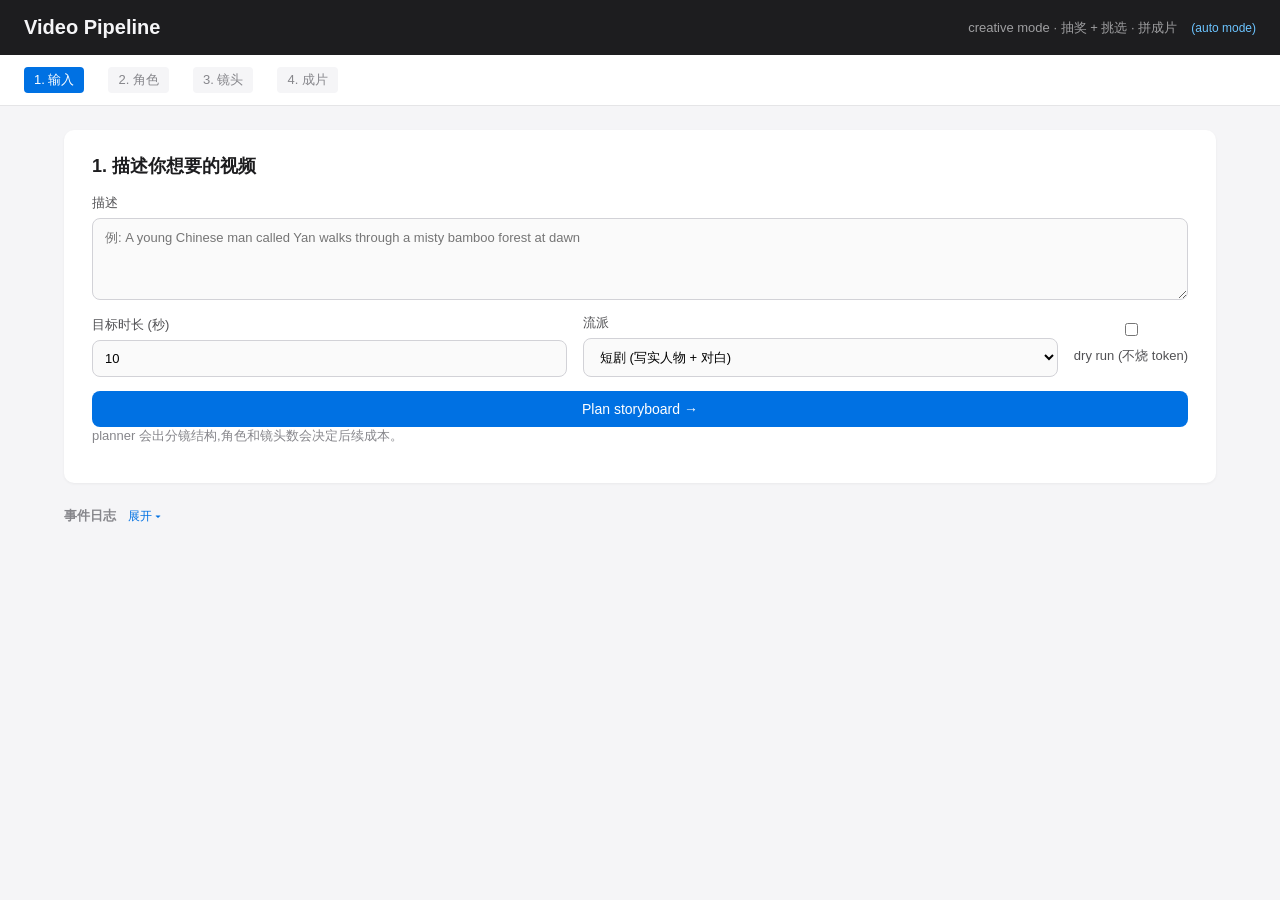
<file: frontend/index.html>
<!DOCTYPE html>
<html lang="zh-CN">
<head>
  <meta charset="UTF-8" />
  <meta name="viewport" content="width=device-width, initial-scale=1.0" />
  <title>Video Pipeline — Creative Mode</title>
  <link rel="stylesheet" href="wizard.css" />
</head>
<body>
  <header>
    <h1>Video Pipeline</h1>
    <nav>
      <span class="hint">creative mode · 抽奖 + 挑选 · 拼成片</span>
      <a class="link" href="auto.html">(auto mode)</a>
    </nav>
  </header>

  <!-- 步骤指示器 -->
  <ol class="steps">
    <li data-step="1" class="active">1. 输入</li>
    <li data-step="2">2. 角色</li>
    <li data-step="3">3. 镜头</li>
    <li data-step="4">4. 成片</li>
  </ol>

  <main>
    <!-- Step 1: INPUT -->
    <section class="panel" id="step-1">
      <h2>1. 描述你想要的视频</h2>
      <form id="input-form">
        <label>
          描述
          <textarea id="prompt" rows="4" required
            placeholder="例: A young Chinese man called Yan walks through a misty bamboo forest at dawn"></textarea>
        </label>
        <div class="row">
          <label class="grow">
            目标时长 (秒)
            <input id="duration" type="number" min="5" max="60" step="1" value="10" />
          </label>
          <label class="grow">
            流派
            <select id="profile">
              <option value="short_drama">短剧 (写实人物 + 对白)</option>
              <option value="anime">漫剧 / 动画 (风格化)</option>
              <option value="cinema">电影 (镜头语言重)</option>
              <option value="commercial">广告片 (产品 + CTA)</option>
            </select>
          </label>
          <label class="check">
            <input id="dry-run" type="checkbox" />
            <span>dry run (不烧 token)</span>
          </label>
        </div>
        <button type="submit" id="start-btn">Plan storyboard →</button>
      </form>
      <p class="muted" id="step1-hint">planner 会出分镜结构,角色和镜头数会决定后续成本。</p>
    </section>

    <!-- Step 2: CHARS -->
    <section class="panel hidden" id="step-2">
      <h2>2. 为每个角色挑选定妆照</h2>
      <p class="muted">每张候选都用 InsightFace 抽过 embedding,挑中的会作为 i2i 的 anchor。</p>
      <div id="chars-container"></div>
      <div class="step-nav">
        <button class="secondary" id="chars-back">← 改输入</button>
        <button id="chars-next" disabled>Next: Shots →</button>
      </div>
    </section>

    <!-- Step 3: SHOTS (tree) -->
    <section class="panel hidden" id="step-3">
      <h2>3. 为每个镜头挑选视频</h2>
      <p class="muted">每段视频显示 identity score (跟所选角色脸的余弦相似度)。点击预览,点边框选中。</p>
      <div id="shots-tree" class="tree"></div>
      <div class="step-nav">
        <button class="secondary" id="shots-back">← 改角色</button>
        <button id="shots-stitch" disabled>Stitch & Preview →</button>
      </div>
    </section>

    <!-- Step 4: RESULT -->
    <section class="panel hidden" id="step-4">
      <h2>4. 最终成片</h2>
      <div id="final-result">
        <p class="muted" id="stitch-status">拼接中…</p>
      </div>
      <div class="step-nav">
        <button class="secondary" id="result-back">← 改选择</button>
        <button class="secondary" id="result-restart">Start over</button>
      </div>
    </section>
  </main>

  <!-- 日志面板 (可折叠, 用户可见) -->
  <aside class="logs">
    <h3>事件日志 <button id="toggle-log" class="link">展开 ▾</button></h3>
    <pre id="log" hidden></pre>
  </aside>

  <script src="wizard.js"></script>
</body>
</html>
</file>
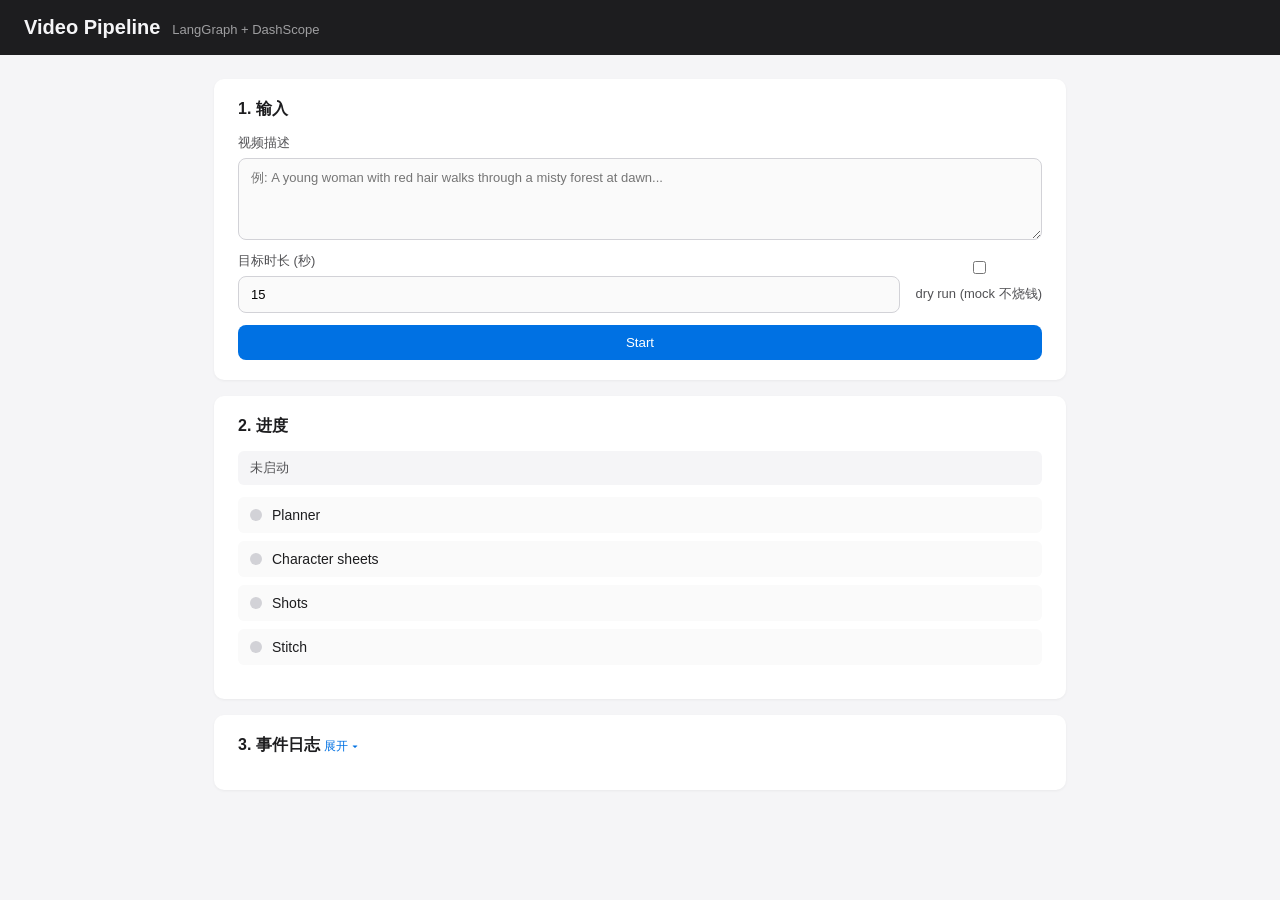
<file: frontend/auto.html>
<!DOCTYPE html>
<html lang="zh-CN">
<head>
  <meta charset="UTF-8" />
  <meta name="viewport" content="width=device-width, initial-scale=1.0" />
  <title>Video Pipeline — Auto Mode</title>
  <link rel="stylesheet" href="auto.css" />
</head>
<body>
  <header>
    <h1>Video Pipeline</h1>
    <span class="hint">LangGraph + DashScope</span>
  </header>

  <main>
    <section class="panel">
      <h2>1. 输入</h2>
      <form id="run-form">
        <label>
          视频描述
          <textarea id="prompt" rows="4" required
            placeholder="例: A young woman with red hair walks through a misty forest at dawn..."></textarea>
        </label>
        <div class="row">
          <label class="grow">
            目标时长 (秒)
            <input id="duration" type="number" min="5" max="60" step="1" value="15" />
          </label>
          <label class="check">
            <input id="dry-run" type="checkbox" />
            <span>dry run (mock 不烧钱)</span>
          </label>
        </div>
        <button id="submit-btn" type="submit">Start</button>
      </form>
    </section>

    <section class="panel">
      <h2>2. 进度</h2>
      <div id="status-bar" class="status">未启动</div>
      <ol id="phases" class="phases">
        <li data-phase="plan"><span class="dot"></span>Planner <span class="phase-detail"></span></li>
        <li data-phase="character_sheets"><span class="dot"></span>Character sheets <span class="phase-detail"></span></li>
        <li data-phase="shots"><span class="dot"></span>Shots <span class="phase-detail"></span></li>
        <li data-phase="stitch"><span class="dot"></span>Stitch <span class="phase-detail"></span></li>
      </ol>

      <div id="shots-detail" class="shots"></div>

      <div id="final" class="final" hidden>
        <h3>最终成片</h3>
        <video id="final-video" controls preload="metadata"></video>
        <p class="meta" id="final-meta"></p>
      </div>
    </section>

    <section class="panel">
      <h2>3. 事件日志 <button id="toggle-log" class="link">展开 ▾</button></h2>
      <pre id="log" class="log" hidden></pre>
    </section>
  </main>

  <script src="auto.js"></script>
</body>
</html>
</file>
<file: frontend/wizard.css>
* { box-sizing: border-box; }
body {
  margin: 0;
  font-family: -apple-system, BlinkMacSystemFont, "Segoe UI", "PingFang SC",
               "Hiragino Sans GB", "Microsoft YaHei", sans-serif;
  background: #f5f5f7;
  color: #1d1d1f;
}

header {
  padding: 16px 24px;
  background: #1d1d1f;
  color: #f5f5f7;
  display: flex;
  align-items: center;
  justify-content: space-between;
}
header h1 { margin: 0; font-size: 20px; font-weight: 600; }
header nav { display: flex; gap: 14px; align-items: baseline; }
header .hint { font-size: 13px; opacity: 0.6; }
header .link { color: #6cc4ff; font-size: 12px; text-decoration: none; }
header .link:hover { text-decoration: underline; }

/* steps indicator */
.steps {
  list-style: none;
  margin: 0;
  padding: 12px 24px;
  background: #fff;
  border-bottom: 1px solid #e5e5e7;
  display: flex;
  gap: 24px;
  font-size: 13px;
  color: #86868b;
}
.steps li {
  padding: 4px 10px;
  border-radius: 4px;
  background: #f5f5f7;
}
.steps li.active {
  background: #0071e3;
  color: #fff;
  font-weight: 500;
}
.steps li.done {
  background: #e8f7ee;
  color: #1a7f37;
}

main {
  max-width: 1200px;
  margin: 24px auto;
  padding: 0 24px;
  display: grid;
  gap: 16px;
}
.panel {
  background: #fff;
  border-radius: 10px;
  padding: 24px 28px;
  box-shadow: 0 1px 3px rgba(0,0,0,0.05);
}
.panel.hidden { display: none; }
.panel h2 { margin: 0 0 16px; font-size: 18px; font-weight: 600; }
.muted { color: #86868b; font-size: 13px; margin: 0 0 14px; }

/* forms */
form { display: grid; gap: 14px; }
label { display: grid; gap: 6px; font-size: 13px; color: #515154; }
.row { display: flex; gap: 16px; align-items: flex-end; }
.grow { flex: 1; }
.check { flex-direction: row; align-items: center; gap: 8px; padding-bottom: 12px; }
textarea, input[type="number"], input[type="text"], select {
  font: inherit;
  padding: 10px 12px;
  border: 1px solid #d2d2d7;
  border-radius: 8px;
  background: #fafafa;
}
textarea:focus, input:focus, select:focus {
  outline: 2px solid #0071e3;
  outline-offset: 1px;
}

button {
  padding: 10px 22px;
  background: #0071e3;
  color: #fff;
  border: none;
  border-radius: 8px;
  font-weight: 500;
  font-size: 14px;
  cursor: pointer;
}
button:hover { background: #0061c5; }
button:disabled { background: #aaa; cursor: not-allowed; }
button.secondary {
  background: transparent;
  color: #0071e3;
  border: 1px solid #d2d2d7;
}
button.secondary:hover { background: #f5f5f7; }
button.link {
  background: none;
  color: #0071e3;
  padding: 0;
  font-size: 12px;
  font-weight: normal;
}
button.regen {
  padding: 6px 12px;
  font-size: 12px;
  background: transparent;
  color: #0071e3;
  border: 1px dashed #0071e3;
}
button.regen:hover { background: #f0f7ff; }

.step-nav {
  margin-top: 20px;
  display: flex;
  justify-content: space-between;
}

/* character grid */
.char-block {
  margin-bottom: 28px;
  padding-bottom: 20px;
  border-bottom: 1px solid #e5e5e7;
}
.char-block:last-child { border-bottom: none; }
.char-block-header {
  display: flex;
  justify-content: space-between;
  align-items: baseline;
  margin-bottom: 8px;
}
.char-name { font-weight: 600; font-size: 15px; }
.char-desc { color: #515154; font-size: 12px; margin: 0 0 12px; }
.char-variants {
  display: grid;
  grid-template-columns: repeat(auto-fill, minmax(160px, 1fr));
  gap: 12px;
}
.char-variant {
  cursor: pointer;
  border: 2px solid transparent;
  border-radius: 8px;
  overflow: hidden;
  transition: border-color 0.15s;
  background: #f5f5f7;
}
.char-variant:hover { border-color: #d2d2d7; }
.char-variant.selected { border-color: #0071e3; box-shadow: 0 0 0 3px rgba(0,113,227,0.15); }
.char-variant img {
  display: block;
  width: 100%;
  aspect-ratio: 16/9;
  object-fit: cover;
  background: #ddd;
}
.char-variant .label {
  padding: 6px 10px;
  font-size: 11px;
  color: #515154;
  background: #fff;
}
.char-variant.selected .label {
  background: #e6f4ff;
  color: #0071e3;
  font-weight: 500;
}

.regen-row {
  margin-top: 12px;
  display: flex;
  align-items: center;
  gap: 10px;
  font-size: 13px;
  color: #515154;
}
.regen-row input { width: 50px; padding: 4px 8px; font-size: 13px; }

/* shots tree (CSS grid) */
.tree {
  display: grid;
  grid-template-columns: max-content 1fr;
  gap: 4px 16px;
  align-items: start;
}
.tree-shot-header {
  /* row 1: shot headers across the top */
  display: contents;  /* let children sit on grid */
}
.tree-shot {
  display: flex;
  flex-direction: column;
  gap: 8px;
  border-radius: 8px;
  padding: 8px;
  background: #fafafa;
}
.shot-title {
  font-size: 12px;
  font-weight: 600;
  color: #515154;
  padding: 4px 6px;
}
.shot-meta {
  font-size: 11px;
  color: #86868b;
  padding: 0 6px 4px;
}
.shot-variant {
  cursor: pointer;
  border: 2px solid transparent;
  border-radius: 6px;
  overflow: hidden;
  transition: border-color 0.15s;
}
.shot-variant:hover { border-color: #d2d2d7; }
.shot-variant.selected { border-color: #0071e3; box-shadow: 0 0 0 3px rgba(0,113,227,0.15); }
.shot-variant video {
  display: block;
  width: 100%;
  aspect-ratio: 16/9;
  background: #000;
  object-fit: cover;
}
.shot-variant .label {
  padding: 4px 8px;
  font-size: 11px;
  background: #fff;
  display: flex;
  justify-content: space-between;
}
.shot-variant.failed {
  border-color: #c0392b;
  background: #fef0f0;
}
.shot-variant .label .score { color: #1a7f37; font-weight: 500; }
.shot-variant .label .score.low { color: #c0392b; }

/* shots tree horizontal layout */
.tree-grid {
  overflow-x: auto;
  padding-bottom: 12px;
}
.tree-cols {
  display: grid;
  grid-auto-flow: column;
  grid-auto-columns: 220px;
  gap: 12px;
}

/* progress overlay */
.progress {
  margin-top: 12px;
  padding: 10px 14px;
  background: #f0f7ff;
  border: 1px solid #cce0ff;
  border-radius: 6px;
  font-size: 12px;
  color: #0071e3;
  display: flex;
  gap: 12px;
  align-items: center;
}
.progress::before {
  content: '';
  width: 14px; height: 14px;
  border: 2px solid #0071e3;
  border-top-color: transparent;
  border-radius: 50%;
  animation: spin 0.8s linear infinite;
}
@keyframes spin { to { transform: rotate(360deg); } }

/* final video */
#final-result video {
  width: 100%;
  max-height: 480px;
  background: #000;
  border-radius: 8px;
}
.final-meta {
  margin-top: 12px;
  font-size: 13px;
  color: #515154;
  display: flex;
  gap: 18px;
  flex-wrap: wrap;
}

/* logs */
.logs {
  max-width: 1200px;
  margin: 0 auto 28px;
  padding: 0 24px;
}
.logs h3 { font-size: 13px; color: #86868b; margin: 0 0 8px;
  display: flex; align-items: baseline; gap: 12px; }
#log {
  margin: 0;
  padding: 12px;
  background: #1d1d1f;
  color: #d2d2d7;
  border-radius: 6px;
  font-size: 10px;
  font-family: "SF Mono", Menlo, Consolas, monospace;
  max-height: 240px;
  overflow: auto;
  white-space: pre-wrap;
  word-break: break-all;
}
</file>
<file: frontend/auto.css>
* { box-sizing: border-box; }
body {
  margin: 0;
  font-family: -apple-system, BlinkMacSystemFont, "Segoe UI", "PingFang SC",
               "Hiragino Sans GB", "Microsoft YaHei", sans-serif;
  background: #f5f5f7;
  color: #1d1d1f;
}
header {
  padding: 16px 24px;
  background: #1d1d1f;
  color: #f5f5f7;
  display: flex;
  align-items: baseline;
  gap: 12px;
}
header h1 { margin: 0; font-size: 20px; font-weight: 600; }
header .hint { font-size: 13px; opacity: 0.6; }

main {
  max-width: 900px;
  margin: 24px auto;
  padding: 0 24px;
  display: grid;
  gap: 16px;
}
.panel {
  background: #fff;
  border-radius: 10px;
  padding: 20px 24px;
  box-shadow: 0 1px 3px rgba(0,0,0,0.05);
}
.panel h2 { margin: 0 0 14px; font-size: 16px; font-weight: 600; }
.panel h3 { margin: 16px 0 8px; font-size: 14px; }

/* form */
form { display: grid; gap: 12px; }
label { display: grid; gap: 6px; font-size: 13px; color: #515154; }
textarea, input[type="number"] {
  font: inherit;
  padding: 10px 12px;
  border: 1px solid #d2d2d7;
  border-radius: 8px;
  background: #fafafa;
}
textarea:focus, input:focus { outline: 2px solid #0071e3; outline-offset: 1px; }
.row { display: flex; gap: 16px; align-items: flex-end; }
.row .grow { flex: 1; }
.row .check { flex-direction: row; align-items: center; gap: 8px; padding-bottom: 10px; }
button {
  padding: 10px 20px;
  background: #0071e3;
  color: #fff;
  border: none;
  border-radius: 8px;
  font-weight: 500;
  cursor: pointer;
}
button:hover { background: #0061c5; }
button:disabled { background: #aaa; cursor: not-allowed; }
button.link {
  background: none;
  color: #0071e3;
  padding: 0;
  font-size: 12px;
  font-weight: normal;
}

/* status / phases */
.status {
  padding: 8px 12px;
  border-radius: 6px;
  background: #f5f5f7;
  font-size: 13px;
  color: #515154;
  margin-bottom: 12px;
}
.status.running { background: #e6f4ff; color: #0071e3; }
.status.done { background: #e8f7ee; color: #1a7f37; }
.status.error { background: #fef0f0; color: #c0392b; }

.phases {
  list-style: none;
  padding: 0;
  margin: 0;
  display: grid;
  gap: 8px;
}
.phases li {
  display: flex;
  align-items: center;
  gap: 10px;
  padding: 10px 12px;
  border-radius: 6px;
  background: #fafafa;
  font-size: 14px;
  transition: background 0.2s;
}
.phases li.active { background: #e6f4ff; color: #0071e3; }
.phases li.done { background: #e8f7ee; color: #1a7f37; }
.phases li .dot {
  width: 12px;
  height: 12px;
  border-radius: 50%;
  background: #d2d2d7;
  flex-shrink: 0;
}
.phases li.active .dot {
  background: #0071e3;
  box-shadow: 0 0 0 4px rgba(0, 113, 227, 0.2);
  animation: pulse 1.4s infinite;
}
.phases li.done .dot { background: #1a7f37; }
.phases li.failed .dot { background: #c0392b; }
.phase-detail { color: #86868b; font-size: 12px; margin-left: auto; }

@keyframes pulse {
  0%, 100% { box-shadow: 0 0 0 4px rgba(0, 113, 227, 0.2); }
  50%      { box-shadow: 0 0 0 8px rgba(0, 113, 227, 0.05); }
}

/* shots detail */
.shots {
  margin-top: 14px;
  display: grid;
  gap: 8px;
}
.shot {
  padding: 10px 12px;
  border: 1px solid #e5e5e7;
  border-radius: 6px;
  font-size: 13px;
  background: #fff;
}
.shot-header {
  display: flex;
  justify-content: space-between;
  align-items: baseline;
  margin-bottom: 4px;
}
.shot-id { font-weight: 600; }
.shot-status { font-size: 12px; padding: 2px 8px; border-radius: 4px; background: #f5f5f7; color: #515154; }
.shot-status.generating { background: #e6f4ff; color: #0071e3; }
.shot-status.done { background: #e8f7ee; color: #1a7f37; }
.shot-status.failed { background: #fef0f0; color: #c0392b; }
.shot-progress { color: #86868b; font-size: 12px; margin-bottom: 4px; }
.shot-thumbs { display: flex; gap: 8px; margin-top: 6px; }
.shot-thumbs a {
  font-size: 12px;
  padding: 3px 8px;
  background: #f5f5f7;
  border-radius: 4px;
  color: #0071e3;
  text-decoration: none;
}
.shot-thumbs a:hover { background: #e5e5e7; }

/* final */
.final video {
  width: 100%;
  max-height: 400px;
  border-radius: 8px;
  background: #000;
}
.final .meta { font-size: 12px; color: #86868b; margin-top: 8px; }

/* log */
.log {
  margin: 0;
  padding: 12px;
  background: #1d1d1f;
  color: #d2d2d7;
  border-radius: 6px;
  font-size: 11px;
  font-family: "SF Mono", Menlo, Consolas, monospace;
  max-height: 280px;
  overflow: auto;
  white-space: pre-wrap;
  word-break: break-all;
}
</file>
